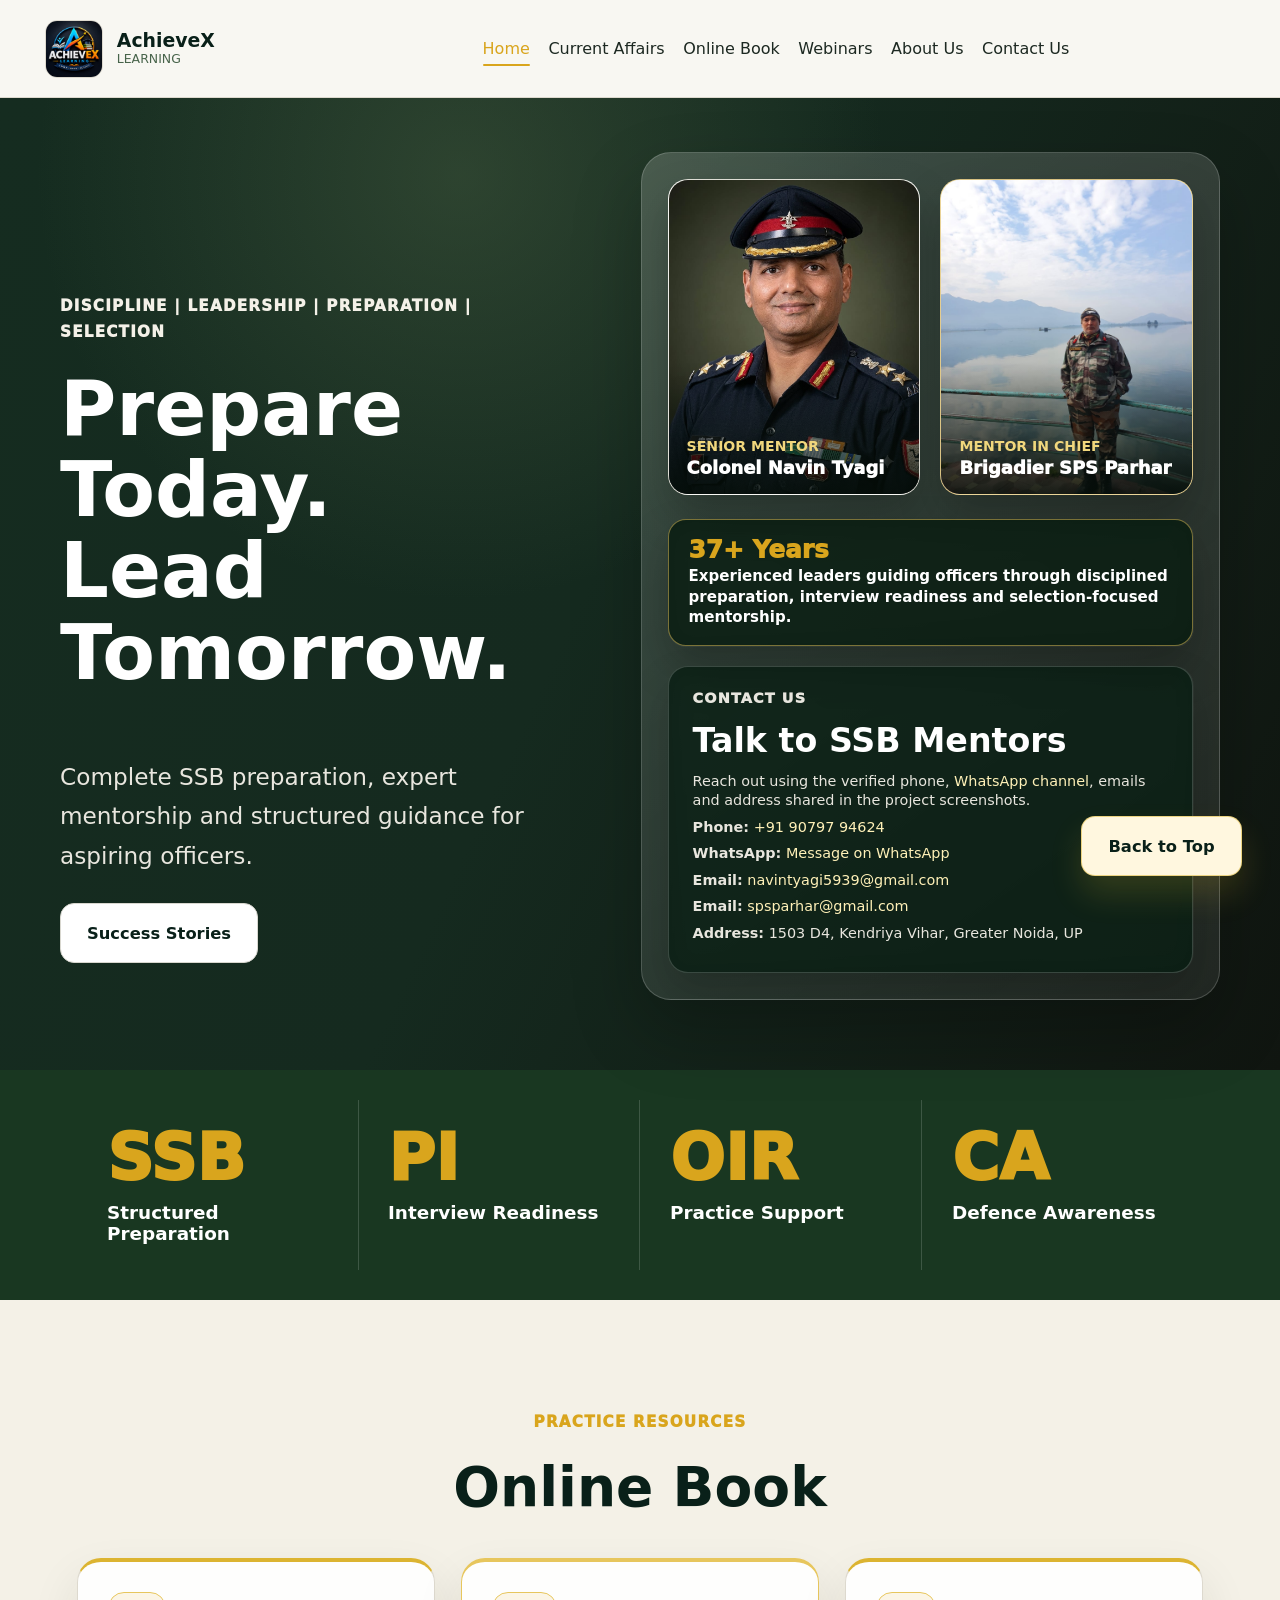
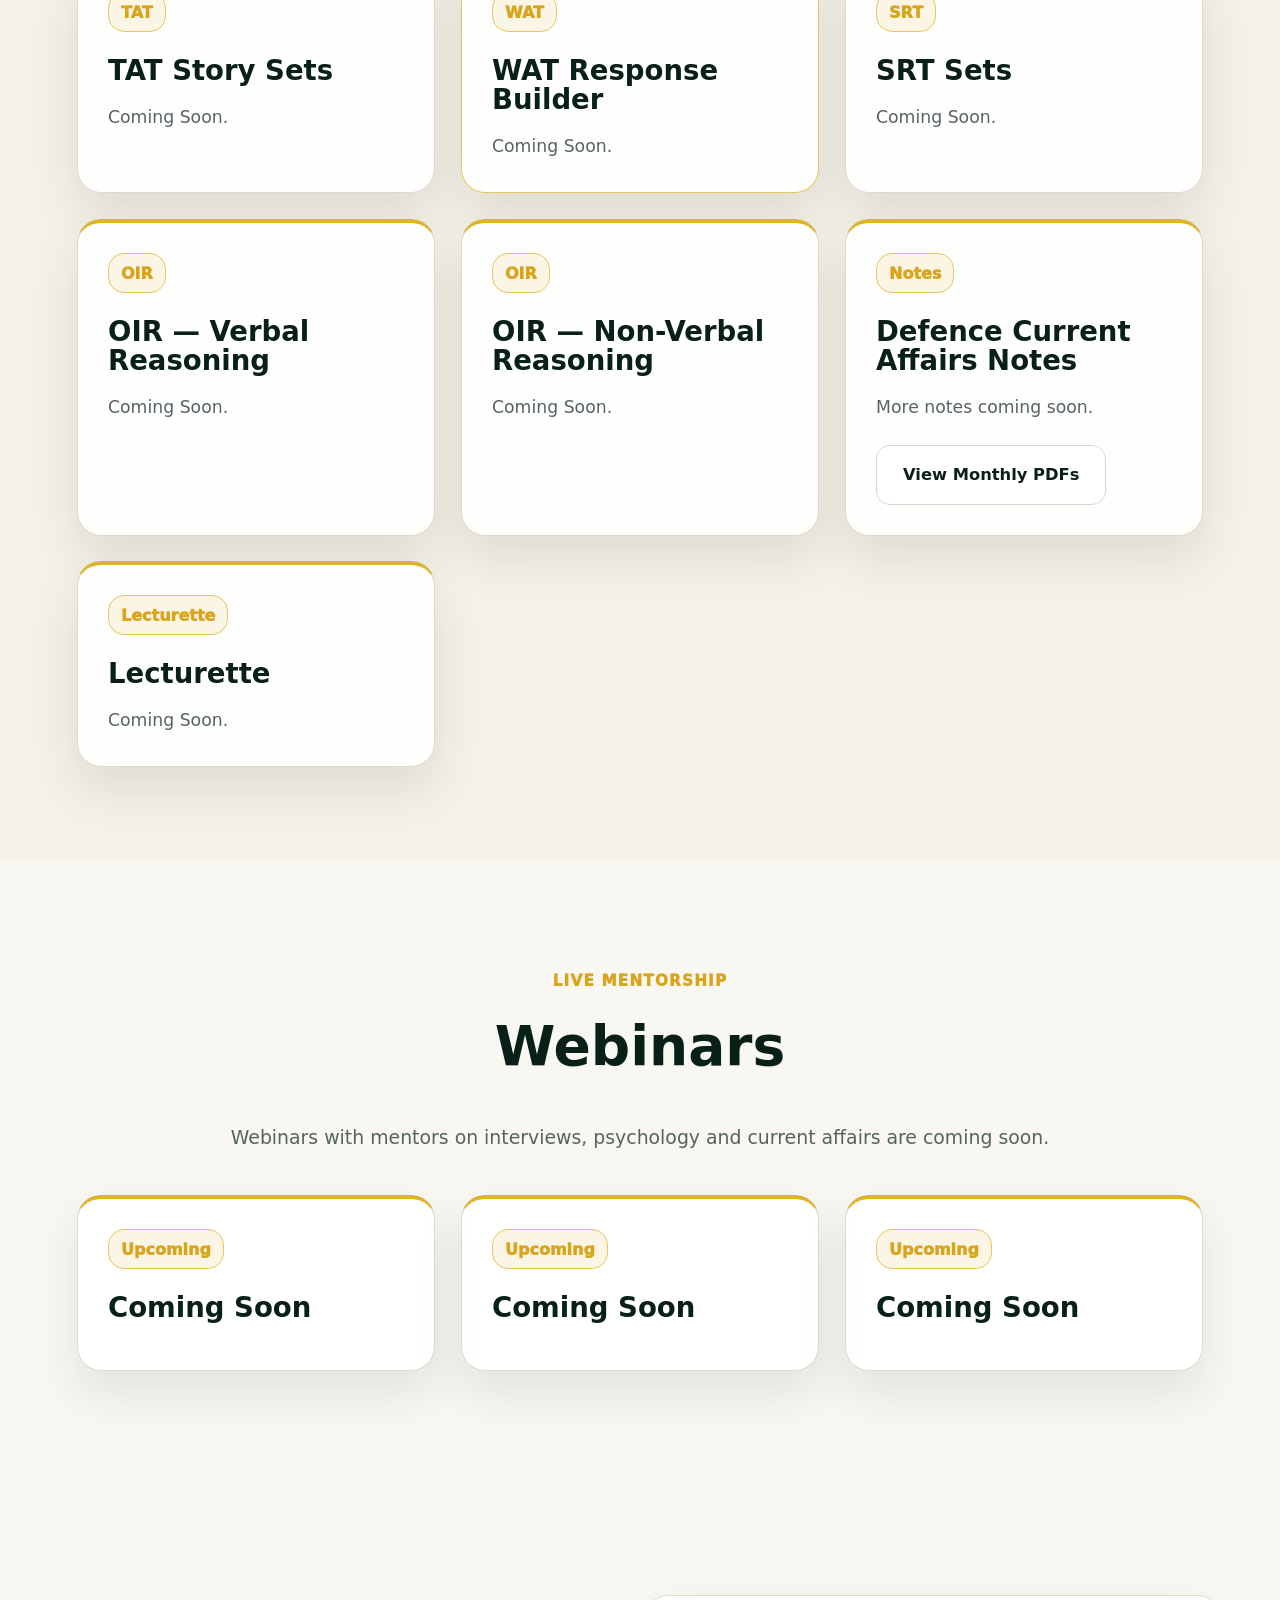
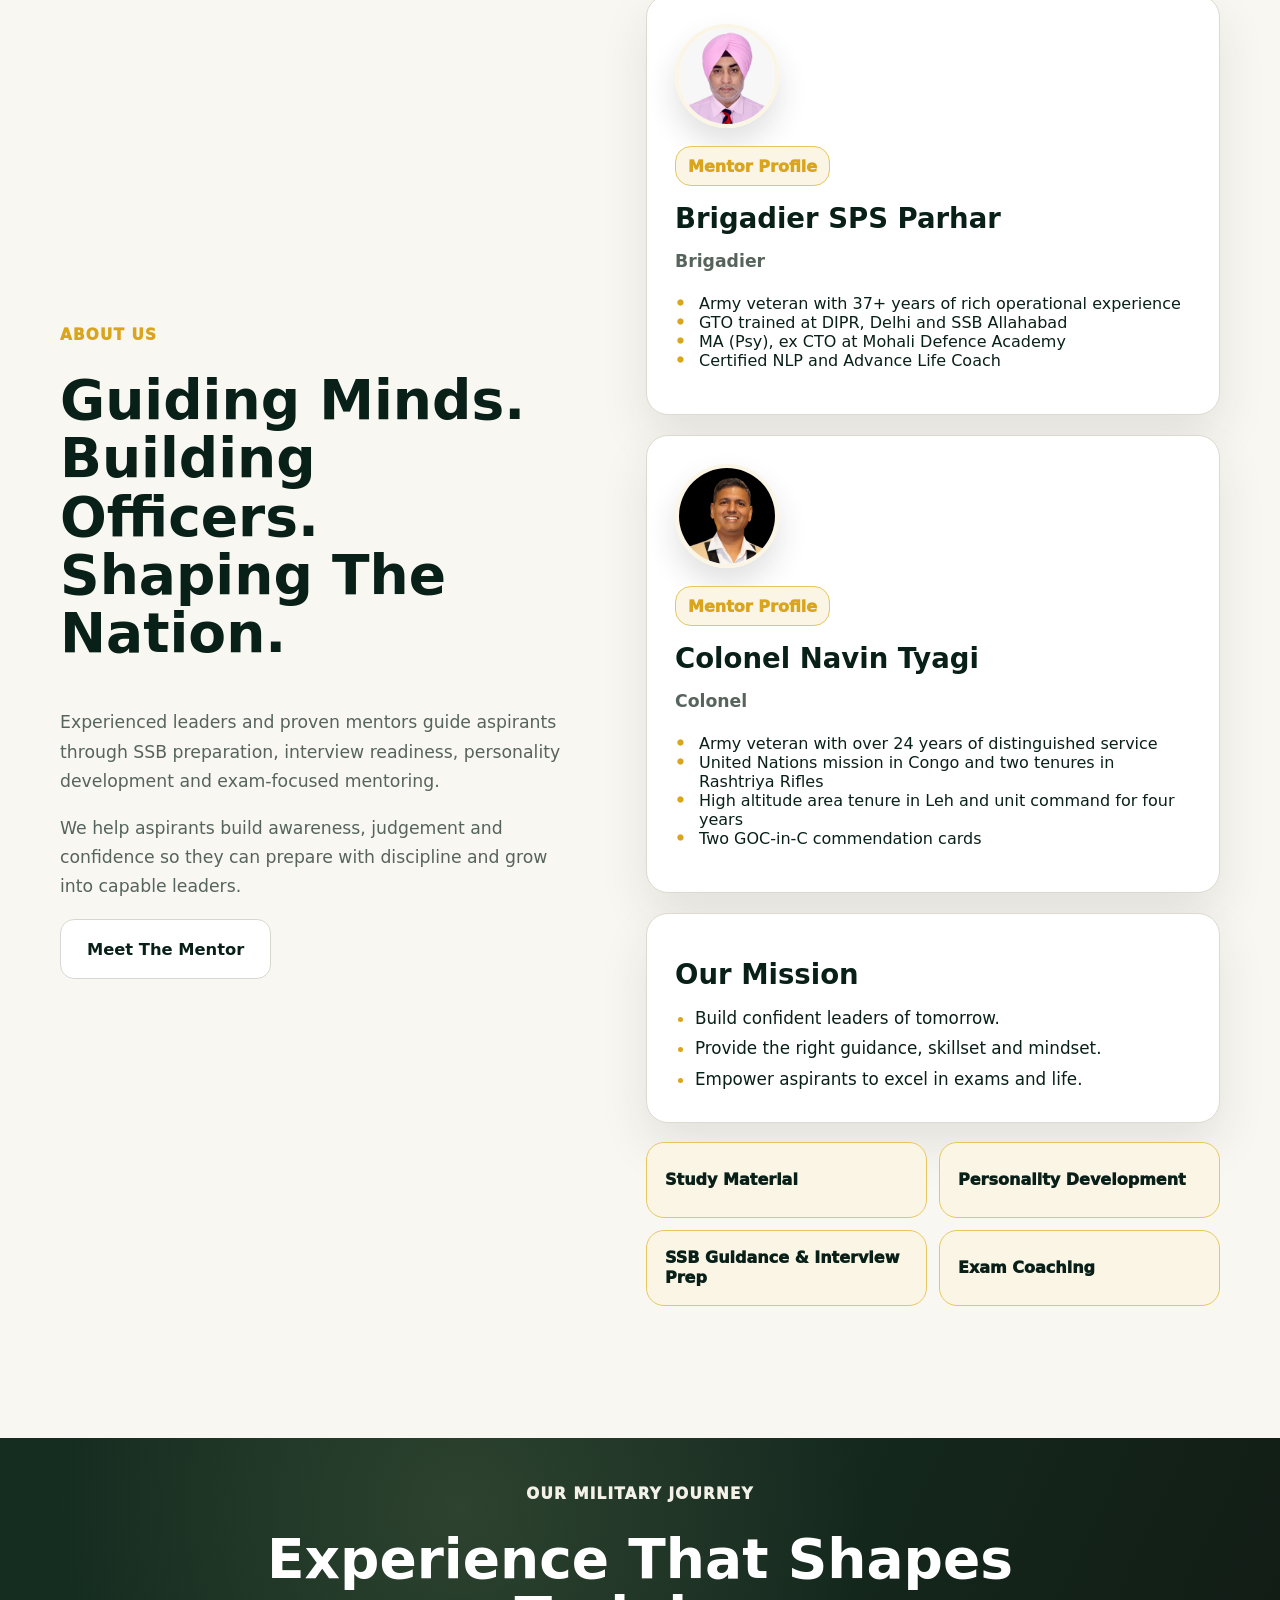
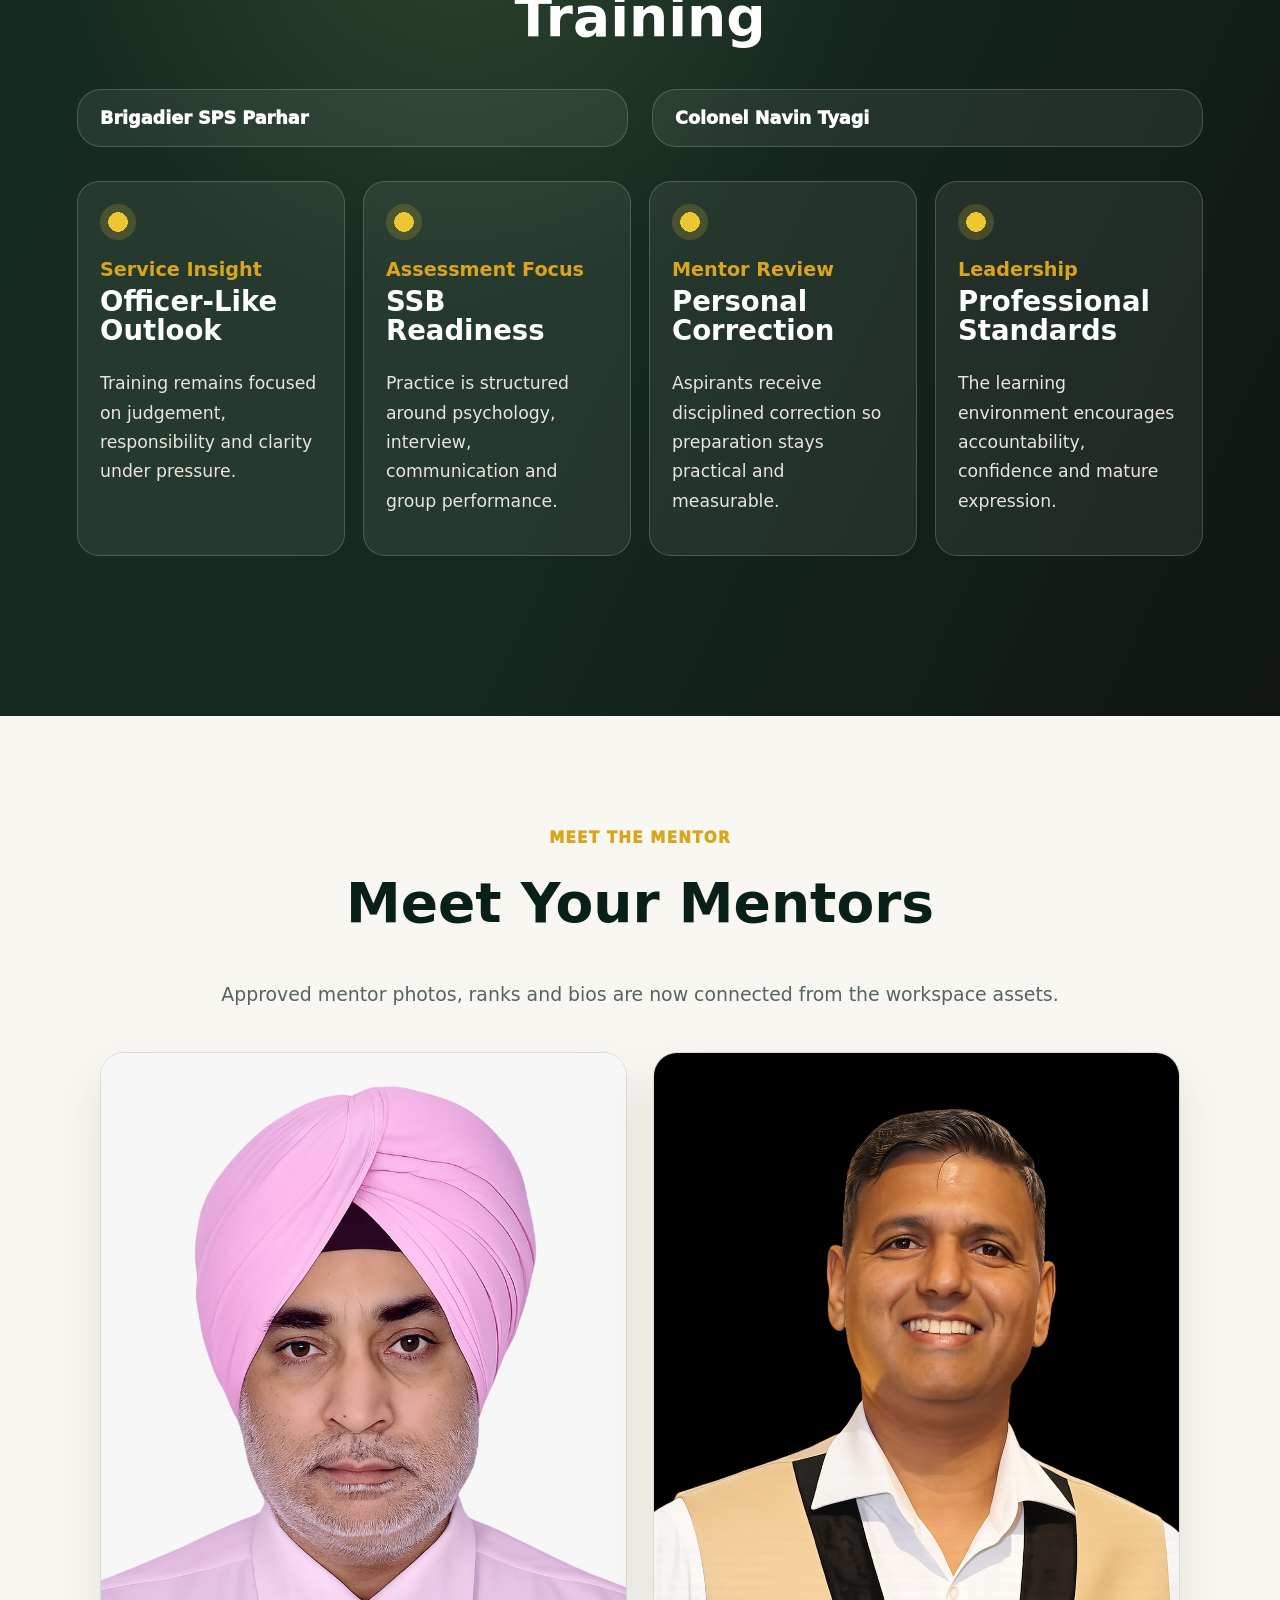
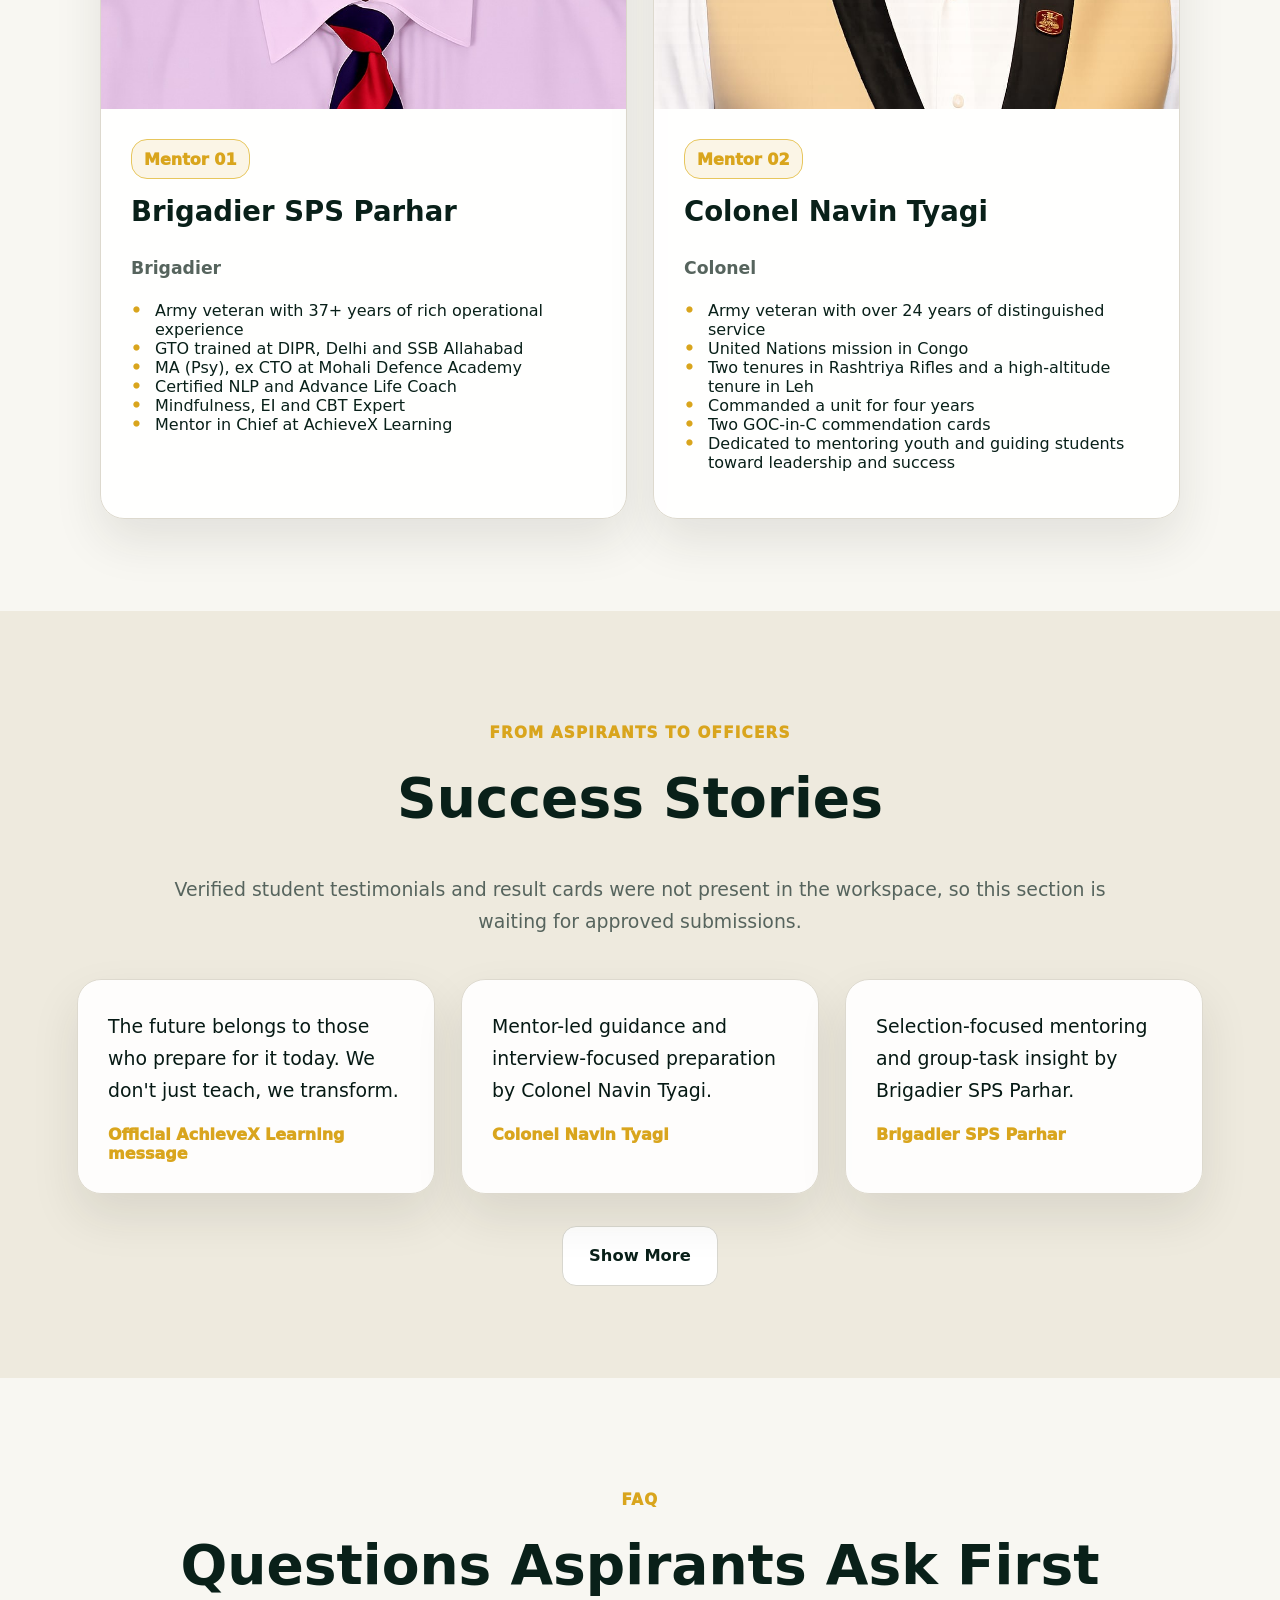
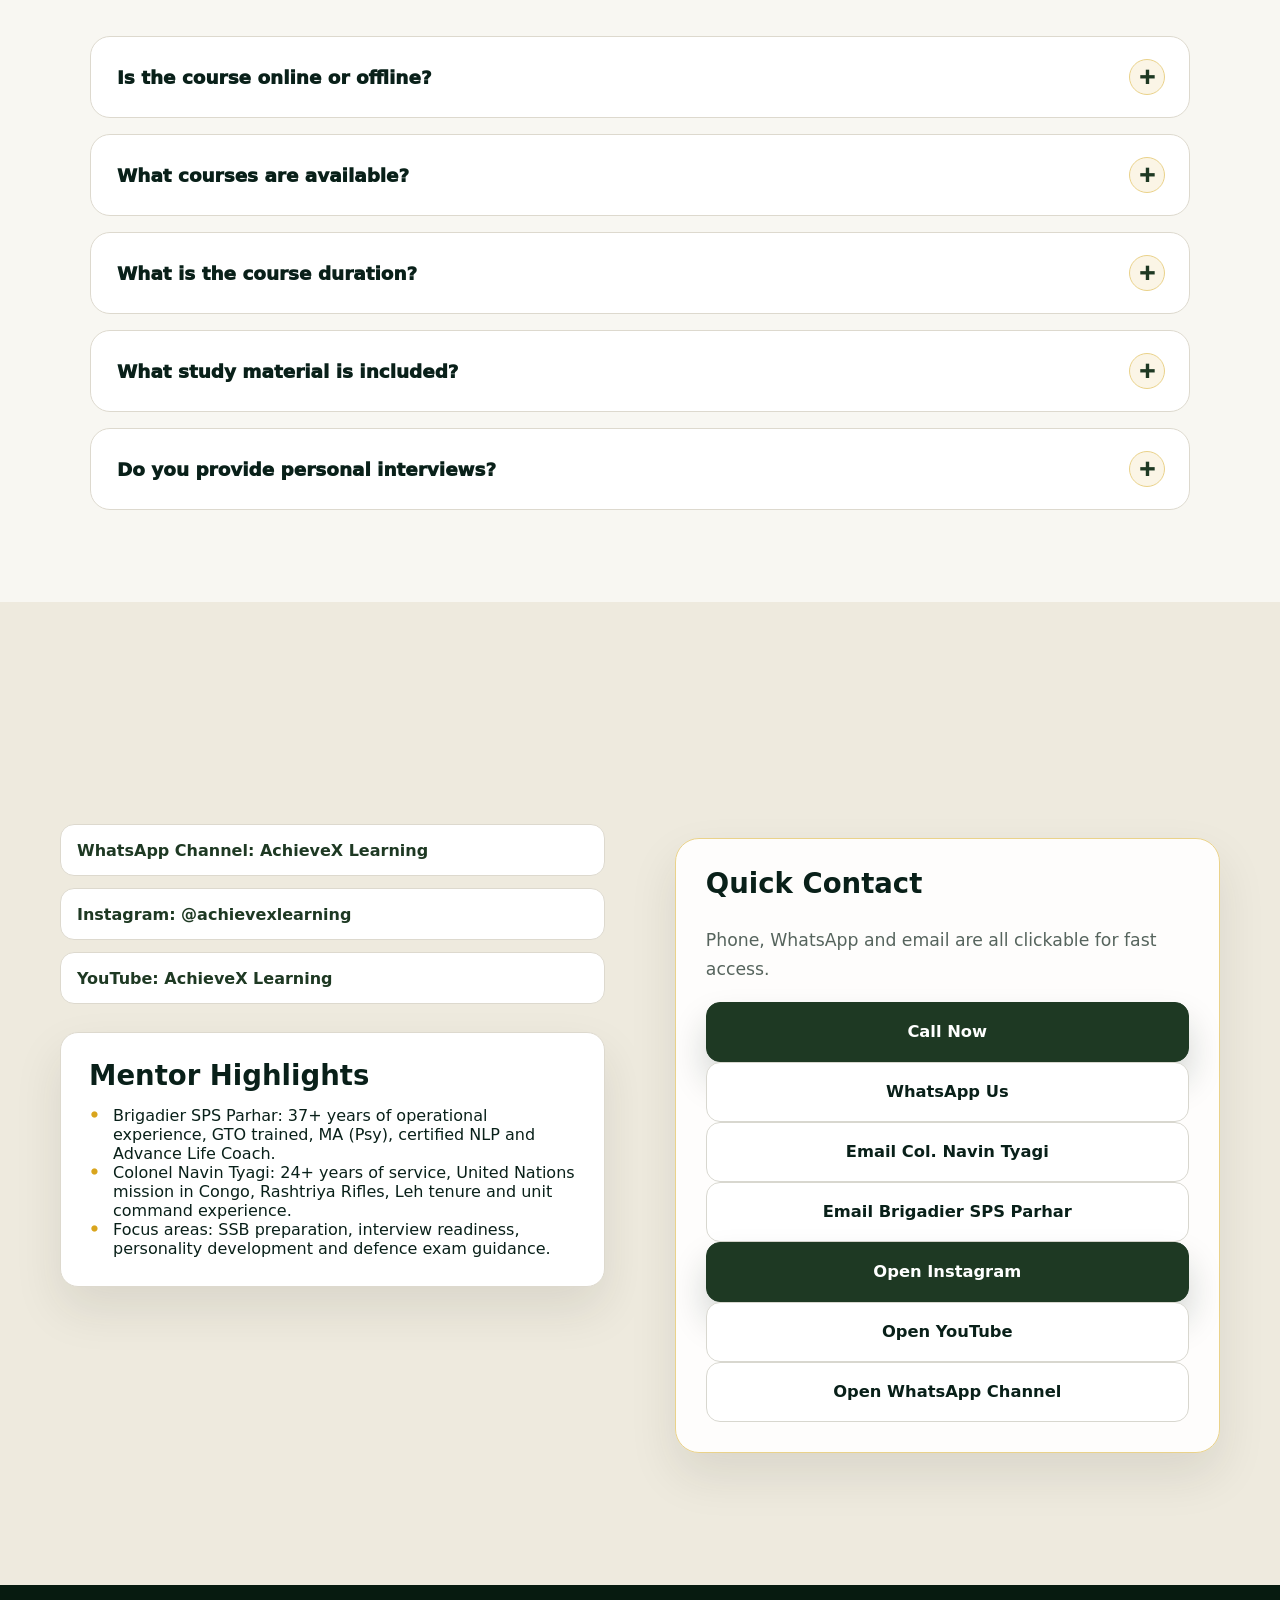
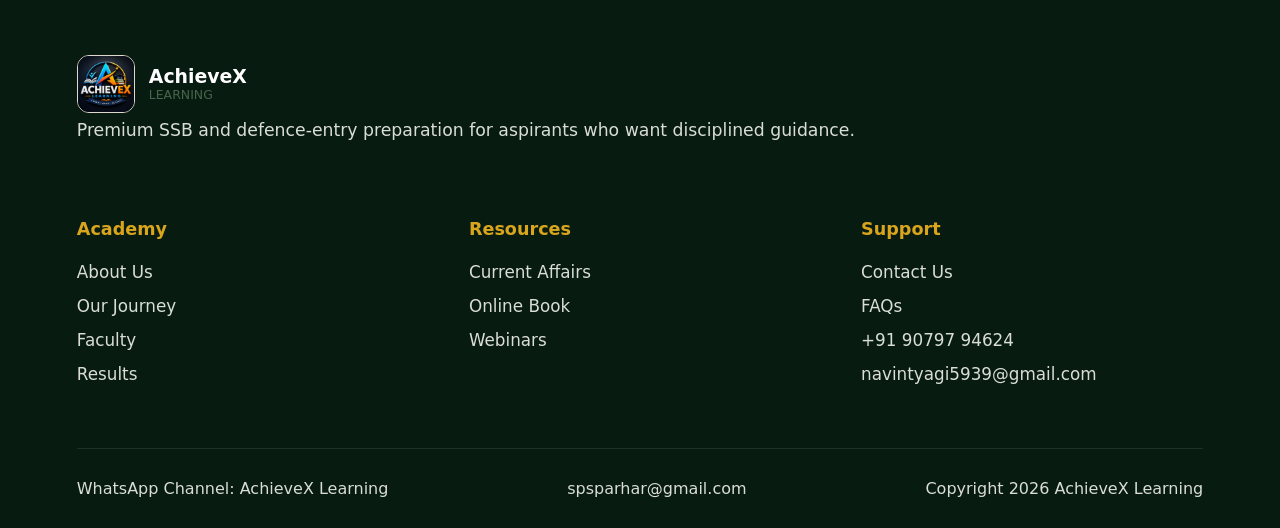
<file: index.html>
<!doctype html>
<html lang="en">
  <head>
    <meta charset="UTF-8" />
    <meta name="viewport" content="width=device-width, initial-scale=1.0" />
    <title>AchieveX Learning | SSB Preparation</title>
    <meta name="description" content="AchieveX Learning offers SSB preparation, officer mentorship, current affairs, study material and webinars for aspiring officers." />
    <link rel="stylesheet" href="styles.css" />
  </head>
  <body>
    <header class="site-header">
      <a class="brand" href="#home" aria-label="AchieveX Learning home">
        <span class="brand-logo-frame"><img class="brand-logo" src="assets/branding/logo.jpeg" alt="AchieveX Learning logo" /></span>
        <span class="brand-text"><strong>AchieveX</strong><small>Learning</small></span>
      </a>
      <button class="menu-toggle" type="button" aria-label="Open navigation" data-menu-toggle><span></span><span></span><span></span></button>
      <nav class="main-nav" aria-label="Primary navigation" data-nav>
        <a href="#home">Home</a>
        <a href="current-affairs.html">Current Affairs</a>
        <a href="#study-material">Online Book</a>
        <a href="#webinars">Webinars</a>
        <a href="#about">About Us</a>
        <a href="#contact">Contact Us</a>
      </nav>
    </header>

    <a class="btn light-btn back-to-top" href="#home" data-back-to-top aria-label="Back to top">Back to Top</a>

    <main>
      <section class="hero section-dark" id="home">
        <div class="hero-copy">
          <p class="eyebrow light">Discipline | Leadership | Preparation | Selection</p>
          <h1>Prepare Today.<br />Lead Tomorrow.</h1>
          <p class="hero-text">Complete SSB preparation, expert mentorship and structured guidance for aspiring officers.</p>
          <div class="hero-actions">
            <a class="btn ghost-btn" href="#stories">Success Stories</a>
          </div>
        </div>
        <figure class="hero-media mentor-hero">
          <div class="mentor-photo-frame mentor-photo-frame-primary">
            <img class="hero-mentor-image hero-mentor-image-colonel" src="assets/mentors/hero-colonel-navin-tyagi.jpeg" alt="Colonel Navin Tyagi" />
            <div class="mentor-caption">
              <span>Senior Mentor</span>
              <strong>Colonel Navin Tyagi</strong>
            </div>
          </div>
          <div class="mentor-photo-frame mentor-photo-frame-secondary">
            <img class="hero-mentor-image hero-mentor-image-brigadier" src="assets/mentors/hero-brigadier-sps-parhar.jpeg" alt="Brigadier SPS Parhar" />
            <div class="mentor-caption">
              <span>Mentor In Chief</span>
              <strong>Brigadier SPS Parhar</strong>
            </div>
          </div>
          <div class="hero-mentor-badge">
            <span>37+ Years</span>
            <strong>Experienced leaders guiding officers through disciplined preparation, interview readiness and selection-focused mentorship.</strong>
          </div>
          <div class="hero-contact-info">
            <p class="eyebrow">Contact Us</p>
            <h2>Talk to SSB Mentors</h2>
            <p>Reach out using the verified phone, <a href="https://whatsapp.com/channel/0029Vb7jwqCIiRp0gVyECF0b" target="_blank" rel="noreferrer">WhatsApp channel</a>, emails and address shared in the project screenshots.</p>
            <p><strong>Phone:</strong> <a href="tel:+919079794624">+91 90797 94624</a></p>
            <p><strong>WhatsApp:</strong> <a href="https://wa.me/919079794624" target="_blank" rel="noreferrer">Message on WhatsApp</a></p>
            <p><strong>Email:</strong> <a href="mailto:navintyagi5939@gmail.com">navintyagi5939@gmail.com</a></p>
            <p><strong>Email:</strong> <a href="mailto:spsparhar@gmail.com">spsparhar@gmail.com</a></p>
            <p><strong>Address:</strong> 1503 D4, Kendriya Vihar, Greater Noida, UP</p>
          </div>
        </figure>
      </section>

      <section class="stats-band">
        <div><strong>SSB</strong><span>Structured Preparation</span></div>
        <div><strong>PI</strong><span>Interview Readiness</span></div>
        <div><strong>OIR</strong><span>Practice Support</span></div>
        <div><strong>CA</strong><span>Defence Awareness</span></div>
      </section>

      <section class="section section-soft" id="study-material">
        <div class="section-heading"><p class="eyebrow">Practice Resources</p><h2>Online Book</h2></div>
        <div class="card-grid material-grid">
          <article class="info-card"><span class="pill">TAT</span><h3>TAT Story Sets</h3><p>Coming Soon.</p></article>
          <article class="info-card accent-card"><span class="pill">WAT</span><h3>WAT Response Builder</h3><p>Coming Soon.</p></article>
          <article class="info-card"><span class="pill">SRT</span><h3>SRT Sets</h3><p>Coming Soon.</p></article>
          <article class="info-card"><span class="pill">OIR</span><h3>OIR &mdash; Verbal Reasoning</h3><p>Coming Soon.</p></article>
          <article class="info-card"><span class="pill">OIR</span><h3>OIR &mdash; Non-Verbal Reasoning</h3><p>Coming Soon.</p></article>
          <article class="info-card"><span class="pill">Notes</span><h3>Defence Current Affairs Notes</h3><p>More notes coming soon.</p><a class="btn ghost-btn" href="current-affairs.html">View Monthly PDFs</a></article>
          <article class="info-card"><span class="pill">Lecturette</span><h3>Lecturette</h3><p>Coming Soon.</p></article>
        </div>
      </section>

      <section class="section" id="webinars">
        <div class="section-heading"><p class="eyebrow">Live Mentorship</p><h2>Webinars</h2><p>Webinars with mentors on interviews, psychology and current affairs are coming soon.</p></div>
        <div class="card-grid webinar-grid">
          <article class="info-card"><span class="pill">Upcoming</span><h3>Coming Soon</h3></article>
          <article class="info-card"><span class="pill">Upcoming</span><h3>Coming Soon</h3></article>
          <article class="info-card"><span class="pill">Upcoming</span><h3>Coming Soon</h3></article>
        </div>
      </section>

      <section class="about-section" id="about">
        <div>
          <p class="eyebrow">About Us</p>
          <h2>Guiding Minds. Building Officers. Shaping The Nation.</h2>
          <p>Experienced leaders and proven mentors guide aspirants through SSB preparation, interview readiness, personality development and exam-focused mentoring.</p>
          <p>We help aspirants build awareness, judgement and confidence so they can prepare with discipline and grow into capable leaders.</p>
          <a class="btn ghost-btn" href="#mentors">Meet The Mentor</a>
        </div>
        <div class="about-panel">
          <div class="about-mentor-list">
            <article>
              <img class="about-mentor-photo" src="assets/mentors/SPS%20PARHAR.jpeg" alt="Brigadier SPS Parhar" />
              <span class="pill">Mentor Profile</span>
              <h3>Brigadier SPS Parhar</h3>
              <p><strong>Brigadier</strong></p>
              <ul class="feature-list">
                <li>Army veteran with 37+ years of rich operational experience</li>
                <li>GTO trained at DIPR, Delhi and SSB Allahabad</li>
                <li>MA (Psy), ex CTO at Mohali Defence Academy</li>
                <li>Certified NLP and Advance Life Coach</li>
              </ul>
            </article>
            <article>
              <img class="about-mentor-photo" src="assets/mentors/NAVIN%20TYAGI.jpeg" alt="Colonel Navin Tyagi" />
              <span class="pill">Mentor Profile</span>
              <h3>Colonel Navin Tyagi</h3>
              <p><strong>Colonel</strong></p>
              <ul class="feature-list">
                <li>Army veteran with over 24 years of distinguished service</li>
                <li>United Nations mission in Congo and two tenures in Rashtriya Rifles</li>
                <li>High altitude area tenure in Leh and unit command for four years</li>
                <li>Two GOC-in-C commendation cards</li>
              </ul>
            </article>
          </div>
          <div class="mission-card">
            <h3>Our Mission</h3>
            <ul>
              <li>Build confident leaders of tomorrow.</li>
              <li>Provide the right guidance, skillset and mindset.</li>
              <li>Empower aspirants to excel in exams and life.</li>
            </ul>
          </div>
          <div class="focus-strip">
            <span>Study Material</span>
            <span>Personality Development</span>
            <span>SSB Guidance &amp; Interview Prep</span>
            <span>Exam Coaching</span>
          </div>
        </div>
      </section>

      <section class="journey section-dark" id="journey">
        <div class="section-heading dark-heading"><p class="eyebrow light">Our Military Journey</p><h2>Experience That Shapes<br />Training</h2></div>
        <div class="journey-gallery">
          <figure>
            <figcaption>Brigadier SPS Parhar</figcaption>
          </figure>
          <figure>
            <figcaption>Colonel Navin Tyagi</figcaption>
          </figure>
        </div>
        <div class="timeline-grid">
          <article><span></span><strong>Service Insight</strong><h3>Officer-Like Outlook</h3><p>Training remains focused on judgement, responsibility and clarity under pressure.</p></article>
          <article><span></span><strong>Assessment Focus</strong><h3>SSB Readiness</h3><p>Practice is structured around psychology, interview, communication and group performance.</p></article>
          <article><span></span><strong>Mentor Review</strong><h3>Personal Correction</h3><p>Aspirants receive disciplined correction so preparation stays practical and measurable.</p></article>
          <article><span></span><strong>Leadership</strong><h3>Professional Standards</h3><p>The learning environment encourages accountability, confidence and mature expression.</p></article>
        </div>
      </section>

      <section class="section" id="mentors">
        <div class="section-heading"><p class="eyebrow">Meet The Mentor</p><h2>Meet Your Mentors</h2><p>Approved mentor photos, ranks and bios are now connected from the workspace assets.</p></div>
        <div class="card-grid mentor-grid">
          <article class="mentor-card">
            <div class="mentor-photo-shell"><img src="assets/mentors/SPS%20PARHAR.jpeg" alt="Brigadier SPS Parhar" /></div>
            <div>
              <span class="pill">Mentor 01</span>
              <h3>Brigadier SPS Parhar</h3>
              <p><strong>Brigadier</strong></p>
              <ul class="feature-list">
                <li>Army veteran with 37+ years of rich operational experience</li>
                <li>GTO trained at DIPR, Delhi and SSB Allahabad</li>
                <li>MA (Psy), ex CTO at Mohali Defence Academy</li>
                <li>Certified NLP and Advance Life Coach</li>
                <li>Mindfulness, EI and CBT Expert</li>
                <li>Mentor in Chief at AchieveX Learning</li>
              </ul>
            </div>
          </article>
          <article class="mentor-card">
            <div class="mentor-photo-shell"><img src="assets/mentors/NAVIN%20TYAGI.jpeg" alt="Colonel Navin Tyagi" /></div>
            <div>
              <span class="pill">Mentor 02</span>
              <h3>Colonel Navin Tyagi</h3>
              <p><strong>Colonel</strong></p>
              <ul class="feature-list">
                <li>Army veteran with over 24 years of distinguished service</li>
                <li>United Nations mission in Congo</li>
                <li>Two tenures in Rashtriya Rifles and a high-altitude tenure in Leh</li>
                <li>Commanded a unit for four years</li>
                <li>Two GOC-in-C commendation cards</li>
                <li>Dedicated to mentoring youth and guiding students toward leadership and success</li>
              </ul>
            </div>
          </article>
        </div>
      </section>

      <section class="section section-cream" id="stories">
        <div class="section-heading"><p class="eyebrow">From Aspirants To Officers</p><h2>Success Stories</h2><p>Verified student testimonials and result cards were not present in the workspace, so this section is waiting for approved submissions.</p></div>
        <div class="card-grid stories-grid">
          <article class="quote-card"><p>The future belongs to those who prepare for it today. We don't just teach, we transform.</p><strong>Official AchieveX Learning message</strong></article>
          <article class="quote-card story-card">
            <p>Mentor-led guidance and interview-focused preparation by Colonel Navin Tyagi.</p>
            <strong>Colonel Navin Tyagi</strong>
          </article>
          <article class="quote-card story-card">
            <p>Selection-focused mentoring and group-task insight by Brigadier SPS Parhar.</p>
            <strong>Brigadier SPS Parhar</strong>
          </article>
          <article class="quote-card story-card is-hidden" data-more-story><p>Approved student testimonials and selection results were not included in the project files.</p><strong>Verified results pending</strong></article>
          <article class="quote-card story-card is-hidden" data-more-story><p>This section is ready to display approved result cards, testimonials and selection updates once supplied.</p><strong>Ready for client content</strong></article>
          <article class="quote-card story-card is-hidden" data-more-story><p>Client-provided success-story content and photos can be connected here when available.</p><strong>Client submissions pending</strong></article>
        </div>
        <div class="story-actions">
          <button class="btn ghost-btn" type="button" data-show-stories>Show More</button>
        </div>
      </section>

      <section class="section faq-section" id="faq">
        <div class="section-heading"><p class="eyebrow">FAQ</p><h2>Questions Aspirants Ask First</h2></div>
        <div class="faq-list">
          <details><summary>Is the course online or offline?</summary><p>Course format can depend on the current batch. Contact the mentors to confirm whether online or in-person options are available.</p></details>
          <details><summary>What courses are available?</summary><p>Preparation focuses on SSB selection, including psychology tests, GTO tasks, personal interview readiness, current affairs and communication. Contact the mentors for current course and batch details.</p></details>
          <details><summary>What is the course duration?</summary><p>Duration depends on the course and your preparation needs. Contact the mentors for current schedules and duration options.</p></details>
          <details><summary>What study material is included?</summary><p>Listed study material includes TAT Story Sets, WAT Response Builder Sets, SRT Sets, OIR, Defence Current Affairs Notes and Lecturette material. Contact the mentors to confirm what is currently available with each course.</p></details>
          <details><summary>Do you provide personal interviews?</summary><p>Personal interview readiness is part of the mentor guidance. Contact the team to ask about mock interview format and availability.</p></details>
        </div>
      </section>

      <section class="contact-section section-cream" id="contact">
        <div class="contact-lower">
          <div>
            <div class="social-link-list">
              <a class="social-link" href="https://whatsapp.com/channel/0029Vb7jwqCIiRp0gVyECF0b" target="_blank" rel="noreferrer">WhatsApp Channel: AchieveX Learning</a>
              <a class="social-link" href="https://www.instagram.com/achievexlearning?srtk=MXYxdGsxeDh5bTBzZg==" target="_blank" rel="noreferrer">Instagram: @achievexlearning</a>
              <a class="social-link" href="https://www.youtube.com/@AchieveXLearning" target="_blank" rel="noreferrer">YouTube: AchieveX Learning</a>
            </div>
            <article class="poster-summary">
              <h3>Mentor Highlights</h3>
              <ul class="feature-list">
                <li>Brigadier SPS Parhar: 37+ years of operational experience, GTO trained, MA (Psy), certified NLP and Advance Life Coach.</li>
                <li>Colonel Navin Tyagi: 24+ years of service, United Nations mission in Congo, Rashtriya Rifles, Leh tenure and unit command experience.</li>
                <li>Focus areas: SSB preparation, interview readiness, personality development and defence exam guidance.</li>
              </ul>
            </article>
          </div>
          <aside class="contact-card">
            <h3>Quick Contact</h3>
            <p>Phone, WhatsApp and email are all clickable for fast access.</p>
            <a class="btn dark-btn block-btn" href="tel:+919079794624">Call Now</a>
            <a class="btn ghost-btn block-btn" href="https://wa.me/919079794624" target="_blank" rel="noreferrer">WhatsApp Us</a>
            <a class="btn ghost-btn block-btn" href="mailto:navintyagi5939@gmail.com">Email Col. Navin Tyagi</a>
            <a class="btn ghost-btn block-btn" href="mailto:spsparhar@gmail.com">Email Brigadier SPS Parhar</a>
            <a class="btn dark-btn block-btn" href="https://www.instagram.com/achievexlearning?srtk=MXYxdGsxeDh5bTBzZg==" target="_blank" rel="noreferrer">Open Instagram</a>
            <a class="btn ghost-btn block-btn" href="https://www.youtube.com/@AchieveXLearning" target="_blank" rel="noreferrer">Open YouTube</a>
            <a class="btn ghost-btn block-btn" href="https://whatsapp.com/channel/0029Vb7jwqCIiRp0gVyECF0b" target="_blank" rel="noreferrer">Open WhatsApp Channel</a>
          </aside>
        </div>
      </section>

    </main>

    <footer class="site-footer">
      <div class="footer-brand"><span class="brand-logo-frame"><img class="brand-logo" src="assets/branding/logo.jpeg" alt="AchieveX Learning logo" /></span><span><strong>AchieveX</strong><small>Learning</small></span></div>
      <p>Premium SSB and defence-entry preparation for aspirants who want disciplined guidance.</p>
      <div class="footer-grid">
        <div><h4>Academy</h4><a href="#about">About Us</a><a href="#journey">Our Journey</a><a href="#mentors">Faculty</a><a href="#stories">Results</a></div>
        <div><h4>Resources</h4><a href="current-affairs.html">Current Affairs</a><a href="#study-material">Online Book</a><a href="#webinars">Webinars</a></div>
        <div><h4>Support</h4><a href="#contact">Contact Us</a><a href="#faq">FAQs</a><a href="tel:+919079794624">+91 90797 94624</a><a href="mailto:navintyagi5939@gmail.com">navintyagi5939@gmail.com</a></div>
      </div>
      <div class="footer-bottom">
        <a href="https://whatsapp.com/channel/0029Vb7jwqCIiRp0gVyECF0b" target="_blank" rel="noreferrer">WhatsApp Channel: AchieveX Learning</a>
        <a href="mailto:spsparhar@gmail.com">spsparhar@gmail.com</a>
        <span>Copyright 2026 AchieveX Learning</span>
      </div>
    </footer>
    <script src="script.js"></script>
  </body>
</html>
</file>
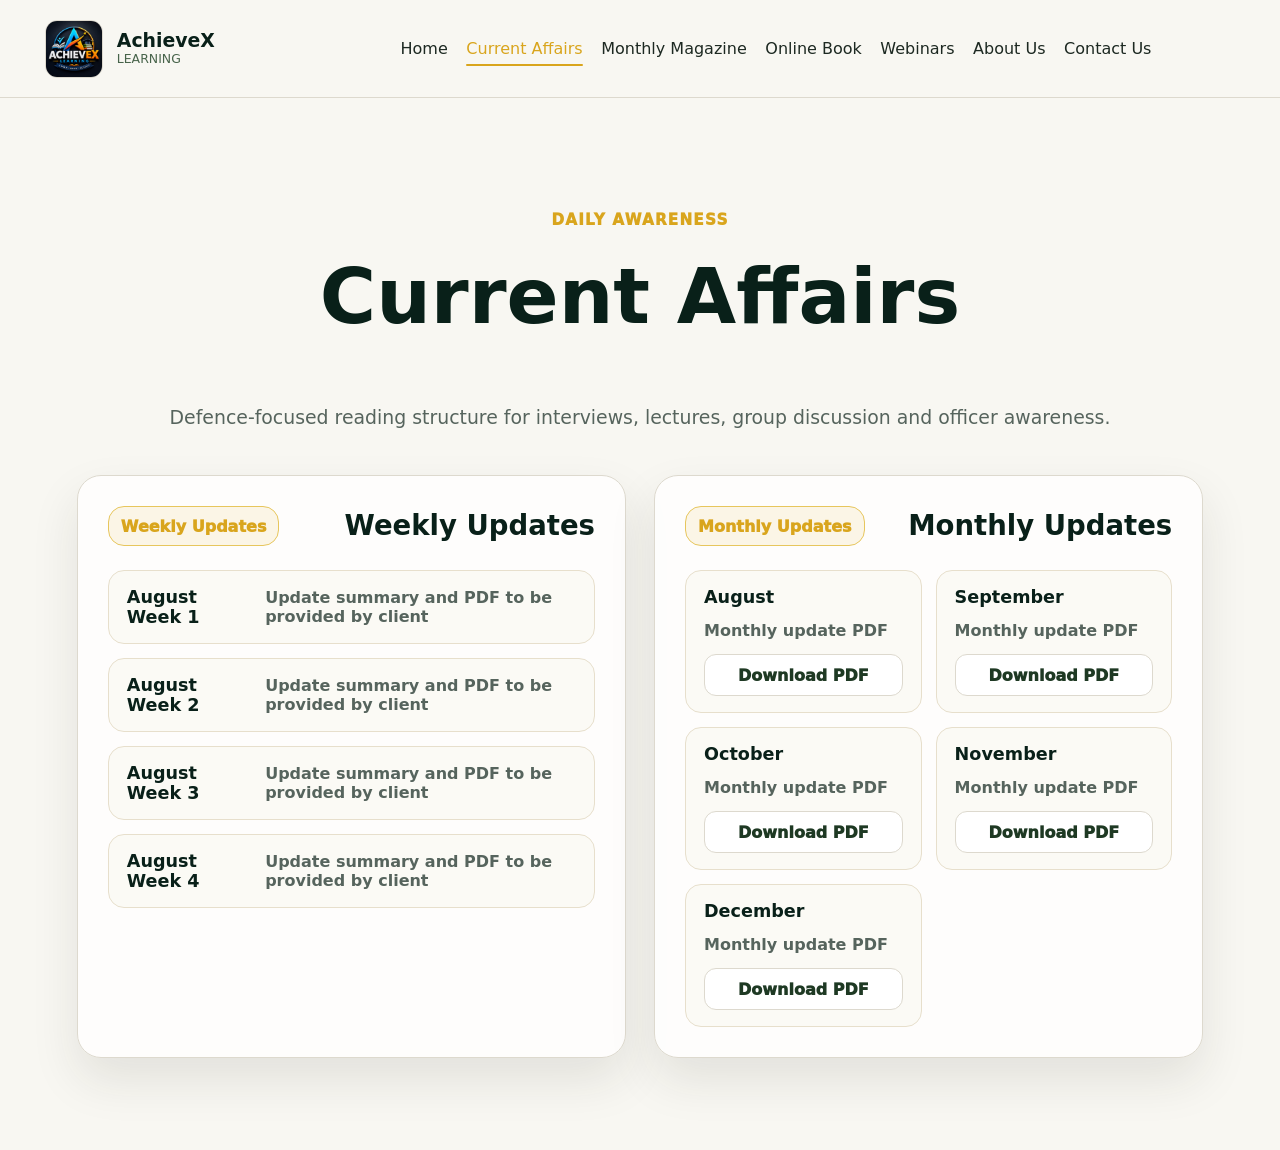
<file: current-affairs.html>
<!doctype html>
<html lang="en">
  <head>
    <meta charset="UTF-8" />
    <meta name="viewport" content="width=device-width, initial-scale=1.0" />
    <title>Current Affairs | AchieveX Learning</title>
    <meta name="description" content="AchieveX Learning current affairs updates for defence awareness, SSB interviews, lectures and group discussion preparation." />
    <link rel="stylesheet" href="styles.css" />
  </head>
  <body>
    <header class="site-header">
      <a class="brand" href="index.html#home" aria-label="AchieveX Learning home">
        <span class="brand-logo-frame"><img class="brand-logo" src="assets/branding/logo.jpeg" alt="AchieveX Learning logo" /></span>
        <span class="brand-text"><strong>AchieveX</strong><small>Learning</small></span>
      </a>
      <button class="menu-toggle" type="button" aria-label="Open navigation" data-menu-toggle><span></span><span></span><span></span></button>
      <nav class="main-nav" aria-label="Primary navigation" data-nav>
        <a href="index.html#home">Home</a>
        <a class="is-active" href="current-affairs.html">Current Affairs</a>
        <a href="index.html#magazine">Monthly Magazine</a>
        <a href="index.html#study-material">Online Book</a>
        <a href="index.html#webinars">Webinars</a>
        <a href="index.html#about">About Us</a>
        <a href="index.html#contact">Contact Us</a>
      </nav>
    </header>

    <main>
      <section class="section" id="current-affairs">
        <div class="section-heading">
          <p class="eyebrow">Daily Awareness</p>
          <h1 style="color: var(--ink)">Current Affairs</h1>
          <p>Defence-focused reading structure for interviews, lectures, group discussion and officer awareness.</p>
        </div>
        <div class="updates-layout">
          <article class="updates-panel">
            <div class="updates-panel-heading"><span class="pill">Weekly Updates</span><h3>Weekly Updates</h3></div>
            <div class="resource-list">
              <article class="resource-card"><strong>August Week 1</strong><span>Update summary and PDF to be provided by client</span></article>
              <article class="resource-card"><strong>August Week 2</strong><span>Update summary and PDF to be provided by client</span></article>
              <article class="resource-card"><strong>August Week 3</strong><span>Update summary and PDF to be provided by client</span></article>
              <article class="resource-card"><strong>August Week 4</strong><span>Update summary and PDF to be provided by client</span></article>
            </div>
          </article>
          <article class="updates-panel">
            <div class="updates-panel-heading"><span class="pill">Monthly Updates</span><h3>Monthly Updates</h3></div>
            <div class="resource-list monthly-list">
              <article class="resource-card"><strong>August</strong><span>Monthly update PDF</span><a class="text-button" href="assets/current-affairs/august.pdf" target="_blank" rel="noreferrer" download>Download PDF</a></article>
              <article class="resource-card"><strong>September</strong><span>Monthly update PDF</span><a class="text-button" href="assets/current-affairs/september.pdf" target="_blank" rel="noreferrer" download>Download PDF</a></article>
              <article class="resource-card"><strong>October</strong><span>Monthly update PDF</span><a class="text-button" href="assets/current-affairs/october.pdf" target="_blank" rel="noreferrer" download>Download PDF</a></article>
              <article class="resource-card"><strong>November</strong><span>Monthly update PDF</span><a class="text-button" href="assets/current-affairs/november.pdf" target="_blank" rel="noreferrer" download>Download PDF</a></article>
              <article class="resource-card"><strong>December</strong><span>Monthly update PDF</span><a class="text-button" href="assets/current-affairs/december.pdf" target="_blank" rel="noreferrer" download>Download PDF</a></article>
            </div>
          </article>
        </div>
      </section>
    </main>

    <script src="script.js"></script>
  </body>
</html>
</file>
<file: styles.css>
:root {
  --ink: #092019;
  --muted: #56645d;
  --cream: #eeeade;
  --soft: #f8f7f2;
  --white: #ffffff;
  --green: #10271a;
  --green-2: #1e3923;
  --gold: #d9a51d;
  --line: #ddd9ce;
  --line-dark: rgba(255, 255, 255, 0.18);
  --shadow: 0 22px 48px rgba(38, 42, 34, 0.1);
  --shadow-hover: 0 30px 58px rgba(38, 42, 34, 0.16);
  --ease: 180ms ease;
  --scroll-progress: 0%;
  font-family: Inter, Manrope, ui-sans-serif, system-ui, -apple-system, BlinkMacSystemFont, "Segoe UI", sans-serif;
}

* { box-sizing: border-box; }
html { max-width: 100%; scroll-behavior: smooth; scroll-padding-top: 118px; overflow-x: hidden; }
body { max-width: 100%; margin: 0; color: var(--ink); background: var(--soft); overflow-x: hidden; }
body::before {
  position: fixed;
  top: 0;
  left: 0;
  z-index: 250;
  width: var(--scroll-progress);
  height: 3px;
  border-radius: 0 999px 999px 0;
  background: linear-gradient(90deg, var(--gold), #fff1b8);
  box-shadow: 0 0 22px rgba(217, 165, 29, 0.36);
  content: "";
  transition: width 80ms linear;
}
a { color: inherit; text-decoration: none; }
img { display: block; max-width: 100%; }
button { font: inherit; }
h1, h2, h3, p, strong, span, small, a, button { overflow-wrap: anywhere; }
h1, h2, h3, p { margin-top: 0; }
h1, h2, h3 { letter-spacing: 0; line-height: 1.06; }
h1 { color: var(--white); font-size: clamp(3.2rem, 6vw, 5.6rem); font-weight: 900; }
h2 { font-size: clamp(2.5rem, 4.3vw, 4rem); font-weight: 900; }
h3 { font-size: 1.72rem; font-weight: 900; }
p { color: var(--muted); font-size: 1.08rem; line-height: 1.7; }
[id] { scroll-margin-top: 118px; }
a, button, summary { -webkit-tap-highlight-color: transparent; }

.site-header {
  position: sticky;
  top: 0;
  z-index: 100;
  display: flex;
  align-items: center;
  gap: 22px;
  min-height: 98px;
  padding: 18px clamp(22px, 3.5vw, 68px);
  background: rgba(248, 247, 242, 0.96);
  border-bottom: 1px solid var(--line);
  backdrop-filter: blur(16px);
  transition: min-height 220ms ease, padding 220ms ease, background-color 220ms ease, box-shadow 220ms ease, border-color 220ms ease;
}
.site-header.is-scrolled {
  min-height: 76px;
  padding-top: 10px;
  padding-bottom: 10px;
  border-color: rgba(217, 165, 29, 0.28);
  background: rgba(248, 247, 242, 0.9);
  box-shadow: 0 18px 38px rgba(38, 42, 34, 0.11);
}
.brand, .footer-brand { display: inline-flex; align-items: center; gap: 14px; min-width: 250px; }
.brand { transition: transform var(--ease), opacity var(--ease); }
.brand-logo-frame {
  display: grid;
  place-items: center;
  width: 58px;
  height: 58px;
  flex: 0 0 58px;
  border-radius: 12px;
  border: 1px solid var(--line);
  background: #0b1119;
  overflow: hidden;
}
.brand-logo {
  width: 100%;
  height: 100%;
  object-fit: cover;
}
.brand-text, .footer-brand span:last-child { display: grid; gap: 3px; line-height: 1; }
.brand-text strong, .footer-brand strong { font-size: 1.18rem; font-weight: 900; }
.brand-text small, .footer-brand small { color: #48644b; font-size: 0.78rem; text-transform: uppercase; }
.main-nav { display: flex; justify-content: center; align-items: center; gap: clamp(12px, 1.45vw, 26px); flex: 1; }
.main-nav a {
  position: relative;
  color: #1d2922;
  font-size: 1rem;
  white-space: nowrap;
  transition: color var(--ease), transform var(--ease);
}
.main-nav a::after {
  position: absolute;
  right: 0;
  bottom: -8px;
  left: 0;
  height: 2px;
  border-radius: 999px;
  background: var(--gold);
  content: "";
  transform: scaleX(0);
  transform-origin: center;
  transition: transform var(--ease);
}
.main-nav a:hover { color: var(--gold); }
.main-nav a.is-active {
  color: var(--gold);
}
.main-nav a.is-active::after {
  transform: scaleX(1);
}
.access-pill, .btn {
  display: inline-flex;
  align-items: center;
  justify-content: center;
  min-height: 58px;
  padding: 0 26px;
  border-radius: 14px;
  border: 1px solid var(--line);
  background: var(--white);
  color: var(--ink);
  font-weight: 900;
  font-size: 1.02rem;
  cursor: pointer;
  transition: transform var(--ease), box-shadow var(--ease), border-color var(--ease), background-color var(--ease), color var(--ease);
}
.btn { min-height: 60px; border-radius: 14px; }
.dark-btn { color: var(--white); background: var(--green-2); border-color: var(--green-2); box-shadow: 0 20px 34px rgba(16, 39, 26, 0.18); }
.ghost-btn { background: var(--white); border-color: #d8d7cf; }
.light-btn { color: var(--ink); background: #fff7df; border-color: rgba(231, 198, 93, 0.72); box-shadow: 0 18px 32px rgba(237, 198, 51, 0.16); }
.block-btn { width: 100%; }
.back-to-top {
  position: fixed;
  right: clamp(18px, 3vw, 42px);
  bottom: 24px;
  z-index: 90;
  opacity: 1;
  visibility: visible;
  pointer-events: auto;
  transform: translateY(0);
  transition: opacity var(--ease), visibility var(--ease), transform var(--ease);
}
.back-to-top.is-visible {
  opacity: 1;
  visibility: visible;
  pointer-events: auto;
  transform: translateY(0);
}
.btn:disabled,
.text-button:disabled {
  cursor: not-allowed;
  color: #7b817b;
  border-color: #dad5c9;
  background: #efede6;
  box-shadow: none;
  opacity: 0.78;
}
.btn:disabled:hover,
.text-button:disabled:hover {
  transform: none;
  box-shadow: none;
}
.text-link {
  display: inline-block;
  margin-top: 14px;
  color: var(--green-2);
  font-weight: 900;
  transition: color var(--ease), transform var(--ease);
}
.menu-toggle {
  display: none;
  width: 46px;
  height: 46px;
  border: 1px solid var(--line);
  border-radius: 10px;
  background: var(--white);
  cursor: pointer;
  transition: transform var(--ease), border-color var(--ease), box-shadow var(--ease);
}
.menu-toggle span { display: block; width: 20px; height: 2px; margin: 5px auto; background: var(--ink); transition: transform var(--ease), opacity var(--ease); }

.section-dark {
  color: var(--white);
  background: radial-gradient(circle at 36% 8%, rgba(92, 115, 79, 0.34), transparent 35%), linear-gradient(115deg, #152c20 0%, #152a1f 47%, #101510 100%);
}
.hero {
  display: grid;
  grid-template-columns: minmax(0, 0.9fr) minmax(420px, 1fr);
  gap: 60px;
  align-items: center;
  min-height: 812px;
  padding: 54px clamp(42px, 4.7vw, 90px) 70px;
}
.hero-copy { min-width: 0; padding-top: 70px; }
.eyebrow { margin: 0 0 22px; color: var(--gold); font-size: 0.95rem; font-weight: 950; letter-spacing: 0.08em; text-transform: uppercase; }
.eyebrow.light { color: #f4f1e8; }
.hero-text { max-width: 650px; margin: 28px 0; color: #e8e6de; font-size: 1.45rem; line-height: 1.7; }
.chip-row { display: flex; flex-wrap: wrap; gap: 14px; min-width: 0; margin: 28px 0 42px; }
.chip-row span { max-width: 100%; padding: 10px 16px; border: 1px solid rgba(255, 255, 255, 0.22); border-radius: 14px; color: var(--white); font-weight: 900; background: rgba(255, 255, 255, 0.08); transition: transform var(--ease), background-color var(--ease), border-color var(--ease); }
.hero-actions { display: flex; flex-wrap: wrap; gap: 16px; align-items: center; min-width: 0; max-width: 100%; }
.hero-media {
  position: relative;
  align-self: start;
  width: 100%;
  max-width: 100%;
  min-height: 760px;
  margin: 0;
  border: 1px solid rgba(255, 255, 255, 0.18);
  border-radius: 30px;
  overflow: hidden;
  background:
    linear-gradient(145deg, rgba(255, 255, 255, 0.14), rgba(255, 255, 255, 0.035)),
    rgba(255, 255, 255, 0.04);
  box-shadow: 0 30px 70px rgba(0, 0, 0, 0.24);
}
.academy-hero-image img {
  position: absolute;
  inset: 0;
  width: 100%;
  height: 100%;
  object-fit: cover;
  object-position: center;
  transition: transform 520ms ease, filter 520ms ease;
}
.academy-hero-image { min-height: 760px; }
.academy-hero-image::after {
  position: absolute;
  inset: 0;
  background: linear-gradient(180deg, transparent 48%, rgba(5, 14, 9, 0.88));
  content: "";
}
.academy-hero-image figcaption {
  position: absolute;
  right: 28px;
  bottom: 28px;
  left: 28px;
  z-index: 1;
  display: grid;
  gap: 8px;
  max-width: 620px;
}
.academy-hero-image figcaption span {
  color: #f1d77d;
  font-size: 0.92rem;
  font-weight: 950;
  text-transform: uppercase;
}
.academy-hero-image figcaption strong {
  color: var(--white);
  font-size: clamp(1.25rem, 2vw, 1.9rem);
  line-height: 1.18;
}
.mentor-hero {
  display: grid;
  grid-template-columns: repeat(2, minmax(0, 1fr));
  align-content: start;
  align-items: start;
  gap: 20px;
  padding: clamp(18px, 2vw, 28px);
}
.mentor-photo-frame {
  position: relative;
  overflow: hidden;
  aspect-ratio: 4 / 5;
  border: 1px solid rgba(255, 255, 255, 0.18);
  border-radius: 20px;
  background: linear-gradient(180deg, #f8f7f2 0%, #d7d5cb 100%);
  box-shadow: 0 22px 44px rgba(0, 0, 0, 0.24);
}
.mentor-photo-frame-primary {
  transform: none;
}
.mentor-photo-frame-secondary {
  border-color: rgba(217, 165, 29, 0.42);
  transform: none;
}
.hero-mentor-image {
  width: 100%;
  height: 100%;
  object-fit: cover;
  transition: transform 480ms ease, filter 480ms ease;
}
.hero-mentor-image-colonel { object-position: center top; }
.hero-mentor-image-brigadier {
  object-fit: cover;
  object-position: center top;
}
.mentor-photo-frame::after {
  position: absolute;
  inset: auto 0 0;
  height: 42%;
  background: linear-gradient(180deg, transparent, rgba(5, 14, 9, 0.88));
  content: "";
}
.mentor-caption {
  position: absolute;
  right: 18px;
  bottom: 16px;
  left: 18px;
  z-index: 1;
  display: grid;
  gap: 4px;
  color: var(--white);
}
.mentor-caption strong {
  font-size: clamp(1.05rem, 1.4vw, 1.35rem);
  font-weight: 950;
  line-height: 1.12;
}
.mentor-caption span {
  color: #f1d77d;
  font-size: 0.88rem;
  font-weight: 900;
  text-transform: uppercase;
}
.hero-mentor-badge {
  position: relative;
  z-index: 2;
  display: grid;
  grid-column: 1 / -1;
  gap: 4px;
  width: auto;
  margin-top: 4px;
  padding: 18px 20px;
  border: 1px solid rgba(231, 198, 93, 0.5);
  border-radius: 18px;
  background: rgba(7, 27, 16, 0.86);
  box-shadow: 0 20px 42px rgba(0, 0, 0, 0.25);
  backdrop-filter: blur(14px);
}
.hero-mentor-badge span {
  color: var(--gold);
  font-size: 1.55rem;
  font-weight: 950;
  line-height: 1;
}
.hero-mentor-badge strong {
  color: var(--white);
  font-size: 0.94rem;
  line-height: 1.35;
}
.hero-contact-info {
  position: relative;
  z-index: 4;
  grid-column: 1 / -1;
  padding: 22px 24px;
  margin-top: 0;
  border: 1px solid rgba(255, 255, 255, 0.18);
  border-radius: 20px;
  background: rgba(7, 27, 16, 0.82);
  color: var(--white);
  box-shadow: 0 20px 42px rgba(0, 0, 0, 0.2);
  backdrop-filter: blur(12px);
}
.hero-contact-info .eyebrow { margin-bottom: 8px; }
.hero-contact-info h2 { margin-bottom: 14px; color: var(--white); font-size: clamp(1.7rem, 2.6vw, 2.55rem); }
.hero-contact-info p { margin-bottom: 7px; color: #e8e6de; font-size: 0.9rem; line-height: 1.35; }
.hero-contact-info p:first-of-type { margin-bottom: 14px; }
.hero-contact-info a { color: #fff1b8; }

.stats-band { display: grid; grid-template-columns: repeat(4, 1fr); gap: 0; padding: 30px clamp(42px, 6vw, 120px); background: #193721; color: var(--white); }
.stats-band div { padding: 26px 30px; border-right: 1px solid rgba(255, 255, 255, 0.16); }
.stats-band div:last-child { border-right: 0; }
.stats-band strong { display: block; color: var(--gold); font-size: clamp(2.8rem, 5vw, 4.2rem); line-height: 1; font-weight: 950; }
.stats-band span { display: block; margin-top: 12px; font-size: 1.15rem; font-weight: 900; }

.section { padding: 92px clamp(34px, 6vw, 120px); }
.section-cream { background: var(--cream); }
.section-soft { background: #f4f1e7; }
.section-heading { max-width: 980px; margin: 0 auto 60px; text-align: center; }
.section-heading p:last-child { font-size: 1.18rem; }
.dark-heading h2 { color: var(--white); }
.card-grid { display: grid; grid-template-columns: repeat(3, minmax(0, 1fr)); gap: 26px; max-width: 1475px; margin: 0 auto; }
.info-card, .mag-card, .quote-card, .mentor-card, .contact-card { background: rgba(255, 255, 255, 0.9); border: 1px solid var(--line); border-radius: 24px; box-shadow: var(--shadow); }
.info-card, .mag-card, .quote-card, .mentor-card, .contact-card,
.about-mentor-list article, .mission-card, .timeline-grid article, details {
  transition: transform var(--ease), box-shadow var(--ease), border-color var(--ease), background-color var(--ease);
}
.info-card, .quote-card, .contact-card { padding: 30px; }
.info-card { border-top: 4px solid #dcb431; }
.pill { display: inline-flex; align-items: center; justify-content: center; min-width: 56px; min-height: 40px; padding: 8px 12px; border-radius: 16px; border: 1px solid #e7c65d; background: #fbf5e6; color: var(--gold); font-weight: 950; transition: transform var(--ease), background-color var(--ease), border-color var(--ease); }
.info-card h3 { margin: 24px 0 18px; }
.info-card p { margin-bottom: 22px; }
.feature-list { padding-left: 0; list-style: none; }
.feature-list li {
  position: relative;
  padding-left: 24px;
}
.feature-list li::before {
  position: absolute;
  left: 0;
  color: var(--gold);
  font-weight: 950;
  content: "\2022";
}
.mag-card { padding: 30px; overflow: hidden; }
.cover { display: grid; align-content: space-between; height: 516px; padding: 30px 24px; border-radius: 20px; color: #111b15; background: radial-gradient(circle at 25% 20%, rgba(255, 255, 255, 0.24), transparent 18%), #506a40; transition: transform 360ms ease, filter var(--ease); }
.cover span { font-size: 1rem; }
.cover strong { color: #edc633; font-size: 2rem; }
.cover small { align-self: end; font-size: 1rem; }
.mag-card h3 { margin: 22px 0 14px; }
.material-grid { grid-template-columns: repeat(3, minmax(0, 1fr)); }
.accent-card { border-color: #e7c65d; }
.updates-layout {
  display: grid;
  grid-template-columns: minmax(0, 1fr) minmax(0, 1fr);
  gap: 28px;
  max-width: 1320px;
  margin: 0 auto;
}
.updates-panel {
  padding: 30px;
  border: 1px solid var(--line);
  border-radius: 24px;
  background: rgba(255, 255, 255, 0.82);
  box-shadow: var(--shadow);
}
.updates-panel-heading {
  display: flex;
  align-items: center;
  justify-content: space-between;
  gap: 18px;
  margin-bottom: 24px;
}
.updates-panel-heading h3 { margin: 0; }
.resource-list {
  display: grid;
  gap: 14px;
}
.monthly-list {
  grid-template-columns: repeat(2, minmax(0, 1fr));
}
.monthly-list .resource-card {
  grid-template-columns: 1fr;
  align-items: start;
  min-height: 132px;
}
.resource-list:not(.monthly-list) .resource-card {
  grid-template-columns: minmax(74px, 0.4fr) minmax(0, 1fr);
}
.monthly-list .text-button {
  width: 100%;
}
.resource-card {
  display: grid;
  grid-template-columns: minmax(74px, 0.4fr) minmax(0, 1fr) auto;
  gap: 14px;
  align-items: center;
  min-height: 74px;
  padding: 16px 18px;
  border: 1px solid #e7dfcc;
  border-radius: 16px;
  background: #fbfaf5;
}
.resource-card strong {
  color: var(--ink);
  font-size: 1.1rem;
}
.resource-card span {
  color: var(--muted);
  font-weight: 800;
}
.material-grid .info-card p:last-child,
.webinar-grid .info-card p:last-child,
.mag-card p:last-child {
  margin-bottom: 0;
}
.text-button {
  display: inline-flex;
  align-items: center;
  justify-content: center;
  min-height: 42px;
  padding: 0 14px;
  border: 1px solid var(--line);
  border-radius: 12px;
  background: var(--white);
  color: var(--green-2);
  font-weight: 950;
}

.about-section { display: grid; grid-template-columns: minmax(0, 0.9fr) minmax(420px, 1fr); gap: 70px; align-items: center; padding: 132px clamp(42px, 4.7vw, 90px); }
.contact-section { display: block; padding: 132px clamp(42px, 4.7vw, 90px); }
.about-section h2, .contact-section h2 { max-width: 790px; }
.about-section p, .contact-section p { max-width: 790px; }
.contact-lower { display: grid; grid-template-columns: minmax(0, 1fr) minmax(420px, 1fr); gap: 70px; align-items: start; margin-top: 70px; }
.about-panel { display: grid; gap: 20px; }
.about-mentor-list { display: grid; gap: 20px; }
.about-mentor-list article, .mission-card {
  padding: 28px;
  border: 1px solid var(--line);
  border-radius: 22px;
  background: var(--white);
  box-shadow: var(--shadow);
}
.about-mentor-list h3, .mission-card h3 { margin: 18px 0 14px; }
.about-mentor-photo {
  width: 104px;
  height: 104px;
  margin-bottom: 18px;
  border: 4px solid #fbf5e6;
  border-radius: 50%;
  object-fit: cover;
  object-position: center top;
  box-shadow: 0 16px 30px rgba(38, 42, 34, 0.14);
  transition: transform var(--ease), box-shadow var(--ease);
}
.mentor-photo-placeholder,
.journey-photo-placeholder {
  display: grid;
  place-items: center;
  overflow: hidden;
  background:
    linear-gradient(135deg, rgba(217, 165, 29, 0.16), transparent 34%),
    linear-gradient(180deg, #f8f7f2 0%, #dcd8cb 100%);
}
.mentor-photo-placeholder::before,
.journey-photo-placeholder::before {
  width: 42%;
  aspect-ratio: 1;
  border: 2px solid rgba(16, 39, 26, 0.22);
  border-radius: 50%;
  background:
    radial-gradient(circle at 50% 34%, rgba(16, 39, 26, 0.26) 0 24%, transparent 25%),
    radial-gradient(circle at 50% 100%, rgba(16, 39, 26, 0.18) 0 42%, transparent 43%);
  content: "";
}
.mission-card ul {
  margin: 0;
  padding-left: 20px;
  color: var(--ink);
  font-size: 1.05rem;
  line-height: 1.8;
}
.mission-card li::marker { color: var(--gold); }
.focus-strip { display: grid; grid-template-columns: repeat(2, minmax(0, 1fr)); gap: 12px; }
.focus-strip span {
  min-height: 76px;
  display: flex;
  align-items: center;
  padding: 16px 18px;
  border: 1px solid #e7c65d;
  border-radius: 18px;
  background: #fbf5e6;
  color: var(--ink);
  font-weight: 950;
  line-height: 1.25;
  transition: transform var(--ease), border-color var(--ease), background-color var(--ease);
}
.about-image { margin: 0; min-height: 548px; border-radius: 28px; overflow: hidden; background: #d8ddd6; box-shadow: var(--shadow); }
.about-image img { width: 100%; height: 400px; object-fit: cover; object-position: center top; transition: transform 480ms ease; }
.poster-image {
  min-height: 720px;
  background: #07131f;
}
.poster-image img {
  width: 100%;
  height: 720px;
  object-fit: contain;
  object-position: center;
  transition: transform 480ms ease;
}

.journey { padding: 26px clamp(34px, 6vw, 120px) 160px; }
.journey-gallery {
  display: grid;
  grid-template-columns: repeat(2, minmax(0, 1fr));
  gap: 24px;
  max-width: 1180px;
  margin: 0 auto 34px;
}
.journey-gallery figure {
  margin: 0;
  overflow: hidden;
  border: 1px solid var(--line-dark);
  border-radius: 24px;
  background: rgba(255, 255, 255, 0.07);
  transition: transform var(--ease), border-color var(--ease), background-color var(--ease);
}
.journey-gallery img,
.journey-photo-placeholder {
  width: 100%;
  height: 360px;
  object-fit: cover;
  object-position: center;
  transition: transform 480ms ease;
}
.journey-gallery figure:first-child img { object-position: center 62%; }
.journey-gallery figcaption {
  padding: 18px 22px;
  color: var(--white);
  font-size: 1.1rem;
  font-weight: 950;
}
.timeline-grid { display: grid; grid-template-columns: repeat(4, minmax(0, 1fr)); gap: 18px; max-width: 1240px; margin: 0 auto; }
.timeline-grid article { min-height: 280px; padding: 22px; border: 1px solid var(--line-dark); border-radius: 22px; background: rgba(255, 255, 255, 0.07); }
.timeline-grid article span { display: block; width: 36px; height: 36px; margin-bottom: 18px; border-radius: 50%; background: radial-gradient(circle, #edc633 0 38%, rgba(237, 198, 51, 0.18) 39%); }
.timeline-grid strong { color: var(--gold); font-size: 1.2rem; }
.timeline-grid h3 { color: var(--white); margin: 6px 0 24px; }
.timeline-grid p { color: #e9e5dc; }

.mentor-card { overflow: hidden; }
.mentor-card img { width: 100%; height: 325px; object-fit: cover; object-position: center top; transition: transform 480ms ease; }
.mentor-card .mentor-photo { background: #111; }
.mentor-grid { grid-template-columns: repeat(2, minmax(0, 1fr)); max-width: 1080px; }
.mentor-photo-shell {
  aspect-ratio: 4 / 5;
  overflow: hidden;
  background: #ebe8dd;
}
.mentor-photo-shell img,
.mentor-photo-shell .mentor-photo-placeholder {
  width: 100%;
  height: 100%;
  padding: 0;
  object-fit: cover;
  object-position: center top;
}
.mentor-card div { padding: 30px; }
.mentor-card .mentor-photo-shell { padding: 0; }
.mentor-card .pill { margin-bottom: 18px; }
.quote-card p { color: #061914; font-size: 1.18rem; }
.quote-card strong, .social-links { color: var(--gold); font-weight: 950; }
.story-photo {
  width: 100%;
  height: 270px;
  margin-bottom: 22px;
  border-radius: 18px;
  object-fit: cover;
  object-position: center top;
}
.story-card.is-hidden { display: none; }
.story-actions {
  display: flex;
  justify-content: center;
  margin-top: 32px;
}
.faq-list { display: grid; gap: 16px; max-width: 1100px; margin: 0 auto; }
details { border: 1px solid var(--line); border-radius: 20px; background: var(--white); overflow: hidden; }
summary {
  position: relative;
  display: grid;
  grid-template-columns: minmax(0, 1fr) 34px;
  gap: 18px;
  align-items: center;
  padding: 22px 26px;
  font-size: 1.15rem;
  font-weight: 950;
  cursor: pointer;
  list-style: none;
  transition: color var(--ease), background-color var(--ease);
}
summary::-webkit-details-marker { display: none; }
summary::after {
  display: grid;
  place-items: center;
  width: 34px;
  height: 34px;
  border: 1px solid #ead28a;
  border-radius: 50%;
  background: #fbf5e6;
  color: var(--green-2);
  content: "+";
  font-size: 1.35rem;
  line-height: 1;
}
details[open] summary {
  color: var(--green-2);
  background: #fbfaf5;
}
details[open] summary::after {
  content: "-";
}
details p { padding: 0 26px 24px; margin: 0; }
.contact-section { align-items: start; }
.contact-section iframe { width: 100%; max-width: 660px; height: 300px; margin-top: 28px; border: 0; border-radius: 18px; filter: grayscale(100%) invert(88%); }
.social-link-list {
  display: grid;
  gap: 12px;
}
.social-link-list {
  margin: 20px 0 0;
}
.social-link {
  display: flex;
  align-items: center;
  min-height: 52px;
  padding: 12px 16px;
  border: 1px solid var(--line);
  border-radius: 14px;
  background: var(--white);
  color: var(--green-2);
  font-weight: 900;
  transition: transform var(--ease), border-color var(--ease), background-color var(--ease), box-shadow var(--ease);
}
.contact-poster {
  width: 100%;
  max-width: 660px;
  margin-top: 28px;
  border: 1px solid var(--line);
  border-radius: 18px;
  box-shadow: var(--shadow);
}
.poster-summary {
  width: 100%;
  max-width: 660px;
  margin-top: 28px;
  padding: 28px;
  border: 1px solid var(--line);
  border-radius: 18px;
  background: var(--white);
  box-shadow: var(--shadow);
}
.poster-summary h3 {
  margin: 0 0 16px;
}
.poster-summary .feature-list {
  margin: 0;
}
.map-placeholder {
  display: grid;
  place-items: center;
  width: 100%;
  max-width: 660px;
  min-height: 300px;
  margin-top: 28px;
  border: 1px solid var(--line);
  border-radius: 18px;
  background: linear-gradient(135deg, #f8f7f2, #e4dfd0);
  color: #69726b;
  font-weight: 950;
}
.contact-card { margin-top: 34px; border-color: #ead28a; }

.site-footer { padding: 70px clamp(34px, 6vw, 120px) 30px; background: #071b10; color: var(--white); }
.site-footer p, .site-footer a { color: #d9ddd6; }
.site-footer .brand-logo-frame { width: 58px; height: 58px; }
.footer-grid { display: grid; grid-template-columns: repeat(3, 1fr); gap: 50px; margin: 50px 0; }
.footer-grid h4 { color: var(--gold); font-size: 1.1rem; }
.footer-grid a,
.footer-pending { display: block; margin: 14px 0; font-size: 1.05rem; transition: color var(--ease), transform var(--ease); }
.footer-pending { color: #aeb8ae; }
.footer-bottom { display: flex; justify-content: space-between; gap: 20px; padding-top: 30px; border-top: 1px solid rgba(255, 255, 255, 0.1); color: #d9ddd6; }


a:focus-visible,
button:focus-visible,
summary:focus-visible,
input:focus-visible {
  outline: 3px solid rgba(217, 165, 29, 0.38);
  outline-offset: 4px;
}

.menu-toggle.is-open span:nth-child(1) { transform: translateY(7px) rotate(45deg); }
.menu-toggle.is-open span:nth-child(2) { opacity: 0; }
.menu-toggle.is-open span:nth-child(3) { transform: translateY(-7px) rotate(-45deg); }

@media (hover: hover) {
  .brand:hover { transform: translateY(-2px); }
  .main-nav a:hover { transform: translateY(-2px); }
  .main-nav a:hover::after { transform: scaleX(1); }
  .btn:not(:disabled):hover, .access-pill:hover {
    transform: translateY(-3px);
    box-shadow: var(--shadow-hover);
  }
  .dark-btn:not(:disabled):hover { background: #25492c; border-color: #25492c; }
  .ghost-btn:not(:disabled):hover { border-color: var(--gold); color: var(--green); background: #fffaf0; }
  .text-link:hover { color: var(--gold); transform: translateX(4px); }
  .menu-toggle:hover { transform: translateY(-2px); border-color: var(--gold); box-shadow: 0 16px 28px rgba(38, 42, 34, 0.12); }
  .chip-row span:hover { transform: translateY(-2px); border-color: rgba(217, 165, 29, 0.7); background: rgba(255, 255, 255, 0.14); }
  .hero-media:hover img,
  .about-image:hover img,
  .poster-image:hover img,
  .journey-gallery figure:hover img,
  .mentor-card:hover img {
    transform: scale(1.035);
  }
  .info-card:hover,
  .mag-card:hover,
  .quote-card:hover,
  .mentor-card:hover,
  .contact-card:hover,
  .about-mentor-list article:hover,
  .mission-card:hover,
  details:hover {
    transform: translateY(-6px);
    border-color: #e7c65d;
    box-shadow: var(--shadow-hover);
  }
  .timeline-grid article:hover,
  .journey-gallery figure:hover {
    transform: translateY(-6px);
    border-color: rgba(237, 198, 51, 0.45);
    background: rgba(255, 255, 255, 0.11);
  }
  .info-card:hover .pill,
  .mentor-card:hover .pill {
    transform: translateY(-2px);
    background: #fff1c8;
  }
  .mag-card:hover .cover {
    transform: scale(1.015);
    filter: saturate(1.08);
  }
  .focus-strip span:hover { transform: translateY(-3px); border-color: var(--gold); background: #fff1c8; }
  .social-link:hover {
    transform: translateY(-2px);
    border-color: var(--gold);
    box-shadow: var(--shadow-hover);
    background: #fffaf0;
  }
  summary:hover { color: var(--gold); }
  .footer-grid a:hover { color: var(--gold); transform: translateX(4px); }
}

.reveal-on-scroll {
  opacity: 0;
  transform: translateY(26px);
  transition: opacity 620ms ease, transform 620ms cubic-bezier(0.19, 1, 0.22, 1);
  transition-delay: var(--reveal-delay, 0ms);
  will-change: opacity, transform;
}
.reveal-on-scroll.is-visible {
  opacity: 1;
  transform: translateY(0);
}
.section-heading.reveal-on-scroll,
.hero-copy.reveal-on-scroll {
  transform: translateY(18px);
}
.hero-media.reveal-on-scroll,
.about-panel.reveal-on-scroll,
.contact-card.reveal-on-scroll {
  transform: translateY(18px) scale(0.985);
}
.hero-media.reveal-on-scroll.is-visible,
.about-panel.reveal-on-scroll.is-visible,
.contact-card.reveal-on-scroll.is-visible {
  transform: translateY(0) scale(1);
}

@media (hover: hover) {
  .info-card.reveal-on-scroll.is-visible:hover,
  .mag-card.reveal-on-scroll.is-visible:hover,
  .quote-card.reveal-on-scroll.is-visible:hover,
  .mentor-card.reveal-on-scroll.is-visible:hover,
  .contact-card.reveal-on-scroll.is-visible:hover,
  .about-mentor-list article.reveal-on-scroll.is-visible:hover,
  .mission-card.reveal-on-scroll.is-visible:hover,
  details.reveal-on-scroll.is-visible:hover {
    transform: translateY(-6px);
  }
  .timeline-grid article.reveal-on-scroll.is-visible:hover,
  .journey-gallery figure.reveal-on-scroll.is-visible:hover {
    transform: translateY(-6px);
  }
}

@media (prefers-reduced-motion: reduce) {
  html { scroll-behavior: auto; }
  body::before { transition: none; }
  *, *::before, *::after {
    scroll-behavior: auto !important;
    transition-duration: 0.01ms !important;
    animation-duration: 0.01ms !important;
    animation-iteration-count: 1 !important;
  }
  .reveal-on-scroll {
    opacity: 1;
    transform: none;
  }
}

@media (max-width: 1180px) {
  .site-header { flex-wrap: wrap; }
  .main-nav { order: 3; flex-basis: 100%; overflow-x: auto; justify-content: flex-start; padding: 8px 0; }
  .hero, .about-section { grid-template-columns: 1fr; }
  .contact-lower { grid-template-columns: 1fr; }
  .hero-media { min-height: 620px; }
  .stats-band, .timeline-grid { grid-template-columns: repeat(2, 1fr); }
  .card-grid { grid-template-columns: repeat(2, minmax(0, 1fr)); }
  .updates-layout { grid-template-columns: 1fr; }
  .monthly-list { grid-template-columns: repeat(3, minmax(0, 1fr)); }
}

@media (max-width: 980px) {
  .site-header { min-height: 82px; padding: 14px 24px; }
  .brand { min-width: 0; }
  .menu-toggle { display: block; margin-left: auto; }
  .main-nav {
    display: none;
    flex-direction: column;
    align-items: stretch;
    order: 4;
    width: 100%;
    overflow: visible;
    padding: 10px 0 0;
  }
  .main-nav.is-open { display: flex; }
  .main-nav a {
    min-height: 44px;
    padding: 10px 2px;
    white-space: normal;
  }
  .main-nav a::after { bottom: 4px; transform-origin: left; }
}

@media (max-width: 760px) {
  .site-header {
    display: grid;
    grid-template-columns: minmax(0, 1fr) 46px;
    min-height: 76px;
    padding: 12px 18px;
  }
  .brand { min-width: 0; }
  .brand-logo-frame { width: 46px; height: 46px; flex-basis: 46px; }
  .brand-text small { font-size: 0.68rem; }
  .menu-toggle { display: block; justify-self: end; margin-left: 0; }
  .main-nav { display: none; grid-column: 1 / -1; flex-direction: column; align-items: stretch; order: 4; width: 100%; }
  .main-nav.is-open { display: flex; }
  .access-pill { display: none; }
  .hero { min-height: auto; padding: 54px 22px; gap: 34px; }
  .hero-copy { padding-top: 0; }
  h1 { max-width: 100%; font-size: 2.7rem; }
  h2 { font-size: 2.35rem; }
  .hero-text { font-size: 1.18rem; }
  .chip-row span {
    flex: 1 1 100%;
    display: inline-flex;
    justify-content: center;
    text-align: center;
  }
  .hero-actions .btn { width: 100%; max-width: 100%; }
  .hero-media { min-height: auto; }
  .academy-hero-image {
    min-height: 430px;
    aspect-ratio: 4 / 5;
  }
  .mentor-hero {
    grid-template-columns: 1fr;
    gap: 14px;
    padding: 14px;
  }
  .mentor-photo-frame {
    aspect-ratio: 1 / 1.08;
  }
  .mentor-photo-frame-primary,
  .mentor-photo-frame-secondary {
    transform: none;
  }
  .section, .about-section, .contact-section, .journey { padding: 70px 22px; }
  .stats-band, .card-grid, .timeline-grid, .journey-gallery, .footer-grid { grid-template-columns: 1fr; }
  .stats-band { padding: 18px 22px; }
  .stats-band div { border-right: 0; border-bottom: 1px solid rgba(255, 255, 255, 0.16); }
  .cover { height: 360px; }
  .journey-gallery img,
  .journey-photo-placeholder { height: 300px; }
  .monthly-list { grid-template-columns: 1fr; }
  .updates-panel { padding: 22px; }
  .updates-panel-heading { align-items: flex-start; flex-direction: column; }
  .resource-card { grid-template-columns: 1fr; }
  .resource-card .text-button,
  .text-button { width: 100%; }
  .focus-strip { grid-template-columns: 1fr; }
  .footer-bottom { flex-direction: column; }
}
</file>
